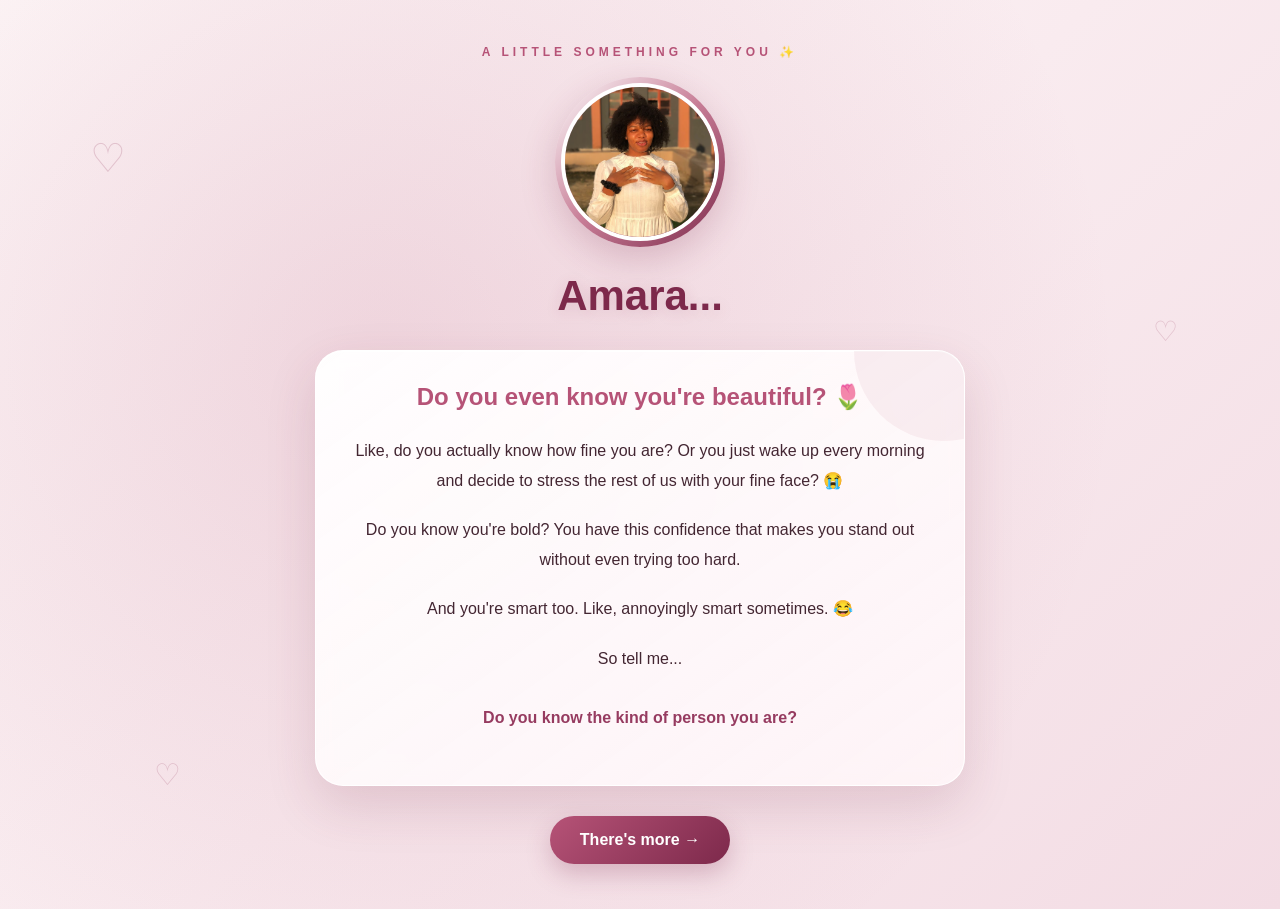
<file: index.html>
<!DOCTYPE html>
<html lang="en">

<head>
    <meta charset="UTF-8">
    <meta name="viewport" content="width=device-width, initial-scale=1.0">
    <title>For Amara ❤️</title>
    <link rel="stylesheet" href="style.css">
</head>

<body>

    <div class="floating-heart heart-one">♡</div>
    <div class="floating-heart heart-two">♡</div>
    <div class="floating-heart heart-three">♡</div>

    <main class="page">

        <p class="little">A LITTLE SOMETHING FOR YOU ✨</p>

        <div class="photo-frame">
            <img src="IMG-20260926-WA0011.jpg">
        </div>

        <h1>Amara...</h1>

        <div class="card">

            <h2>Do you even know you're beautiful? 🌷</h2>

            <p>
                Like, do you actually know how fine you are?
                Or you just wake up every morning and decide
                to stress the rest of us with your fine face? 😭
            </p>

            <p>
                Do you know you're bold?
                You have this confidence that makes you
                stand out without even trying too hard.
            </p>

            <p>
                And you're smart too.
                Like, annoyingly  smart sometimes. 😂
            </p>

            <p>
                So tell me...
                <br><br>
                <strong>Do you know the kind of person you are?</strong>
            </p>

        </div>

        <a href="page2.html" class="button">
            There's more → 
        </a>

    </main>

</body>

</html>
</file>
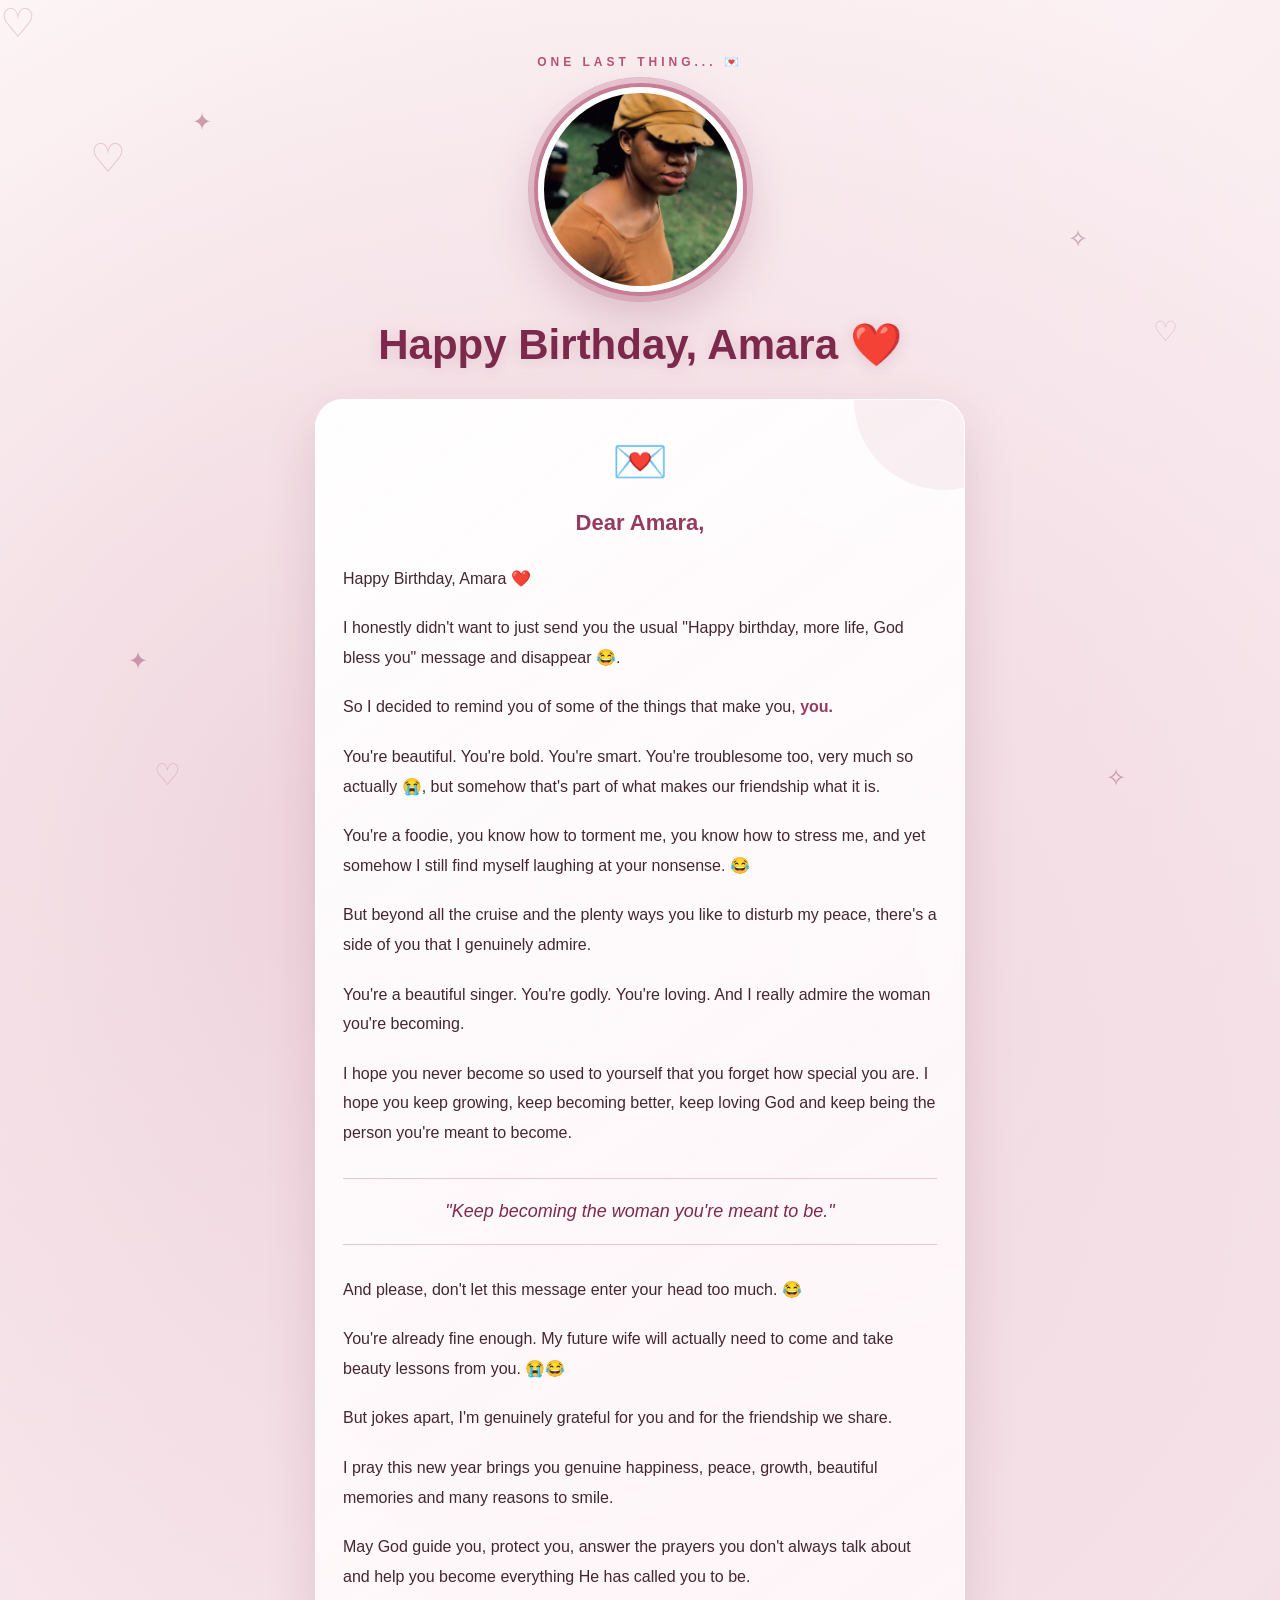
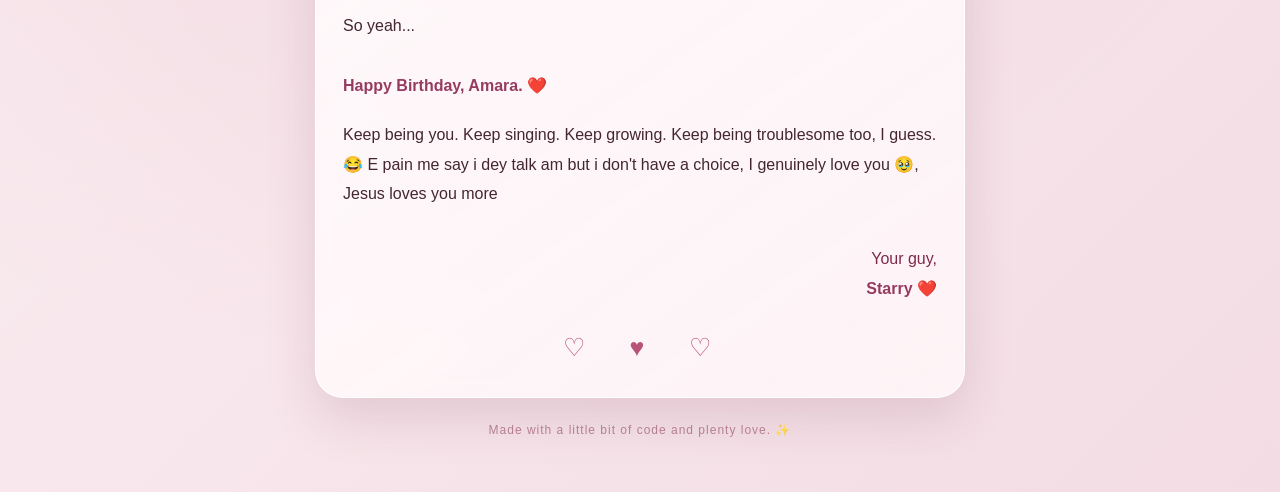
<file: letter.html>
<!DOCTYPE html>
<html lang="en">

<head>
    <meta charset="UTF-8">
    <meta name="viewport" content="width=device-width, initial-scale=1.0">
    <title>A Letter For Amara 💌</title>
    <link rel="stylesheet" href="style.css">
</head>

<body class="letter-body">

    <div class="sparkle sparkle-one">✦</div>
    <div class="sparkle sparkle-two">✧</div>
    <div class="sparkle sparkle-three">✦</div>
    <div class="sparkle sparkle-four">✧</div>

    <div class="floating-heart heart-one">♡</div>
    <div class="floating-heart heart-two">♡</div>
    <div class="floating-heart heart-three">♡</div>
    <div class="floating-heart heart-four">♡</div>

    <main class="page letter-page">

        <p class="little">ONE LAST THING... 💌</p>

        <div class="final-photo">
            <div class="photo-ring"></div>

            <img src="IMG-20260926-WA0005.jpg" alt="Amara">

        </div>

        <h1 class="final-title">
            Happy Birthday, Amara ❤️
        </h1>

        <div class="letter">

            <div class="envelope-icon">
                💌
            </div>

            <p class="letter-greeting">
                Dear Amara,
            </p>

            <p>
                Happy Birthday, Amara ❤️
            </p>

            <p>
                I honestly didn't want to just send you the usual
                "Happy birthday, more life, God bless you" message
                and disappear 😂.
            </p>

            <p>
                So I decided to remind you of some of the things
                that make you, <strong>you.</strong>
            </p>

            <p>
                You're beautiful. You're bold. You're smart.
                You're troublesome too, very much so actually 😭,
                but somehow that's part of what makes our friendship
                what it is.
            </p>

            <p>
                You're a foodie, you know how to torment me,
                you know how to stress me, and yet somehow
                I still find myself laughing at your nonsense. 😂
            </p>

            <p>
                But beyond all the cruise and the plenty ways
                you like to disturb my peace, there's a side of you
                that I genuinely admire.
            </p>

            <p>
                You're a beautiful singer.
                You're godly.
                You're loving.
                And I really admire the woman you're becoming.
            </p>

            <p>
                I hope you never become so used to yourself
                that you forget how special you are.
                I hope you keep growing, keep becoming better,
                keep loving God and keep being the person
                you're meant to become.
            </p>

            <div class="quote">
                "Keep becoming the woman you're meant to be."
            </div>

            <p>
                And please, don't let this message enter your head
                too much. 😂
            </p>

            <p>
                You're already fine enough.
                My future wife will actually need to come and
                take beauty lessons from you. 😭😂
            </p>

            <p>
                But jokes apart, I'm genuinely grateful for you
                and for the friendship we share.
            </p>

            <p>
                I pray this new year brings you genuine happiness,
                peace, growth, beautiful memories and many reasons
                to smile.
            </p>

            <p>
                May God guide you, protect you, answer the prayers
                you don't always talk about and help you become
                everything He has called you to be.
            </p>

            <p>
                So yeah...
                <br><br>
                <strong>Happy Birthday, Amara. ❤️</strong>
            </p>

            <p>
                Keep being you.
                Keep singing.
                Keep growing.
                Keep being troublesome too, I guess. 😂
                E pain me say i dey talk am but i don't have a choice, I genuinely love you 🥹, Jesus loves you more
            </p>

            <p class="signature">
                Your guy,<br>
                <strong>Starry ❤️</strong>
            </p>

            <div class="final-hearts">
                ♡ &nbsp; ♥ &nbsp; ♡
            </div>

        </div>

        <p class="ending">
            Made with a little bit of code and plenty love. ✨
        </p>

    </main>

</body>

</html>
</file>
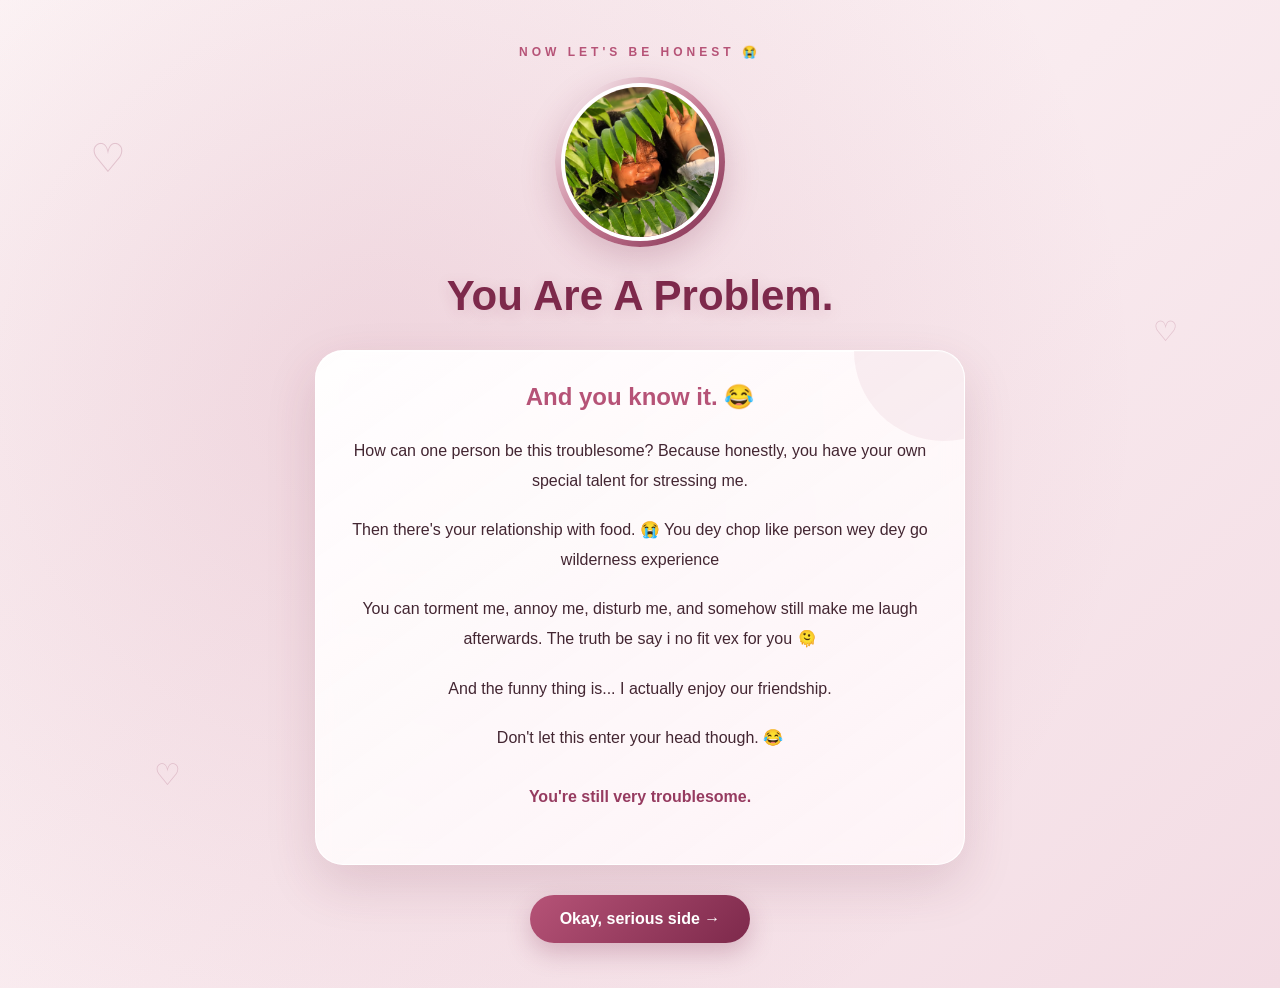
<file: page2.html>
<!DOCTYPE html>
<html lang="en">

<head>
    <meta charset="UTF-8">
    <meta name="viewport" content="width=device-width, initial-scale=1.0">
    <title>Okay, Let's Be Honest 😂</title>
    <link rel="stylesheet" href="style.css">
</head>

<body>

    <div class="floating-heart heart-one">♡</div>
    <div class="floating-heart heart-two">♡</div>
    <div class="floating-heart heart-three">♡</div>

    <main class="page">

        <p class="little">NOW LET'S BE HONEST 😭</p>

        <div class="photo-frame">
            <img src="IMG-20260926-WA0012.jpg" alt="Amara">
        </div>

        <h1>You Are A Problem.</h1>

        <div class="card">

            <h2>And you know it. 😂</h2>

            <p>
                How can one person be this troublesome?
                Because honestly, you have your own special
                talent for stressing me.
            </p>

            <p>
                Then there's your relationship with food. 😭
                You dey chop like person wey dey go wilderness experience 
            </p>

            <p>
                You can torment me, annoy me, disturb me,
                and somehow still make me laugh afterwards.
                The truth be say i no fit vex for you 🫠
            </p>

            <p>
                And the funny thing is...
                I actually enjoy our friendship.
            </p>

            <p>
                Don't let this enter your head though. 😂
                <br><br>
                <strong>You're still very troublesome.</strong>
            </p>

        </div>

        <a href="page3.html" class="button">
            Okay, serious side →
        </a>

    </main>

</body>

</html>
</file>
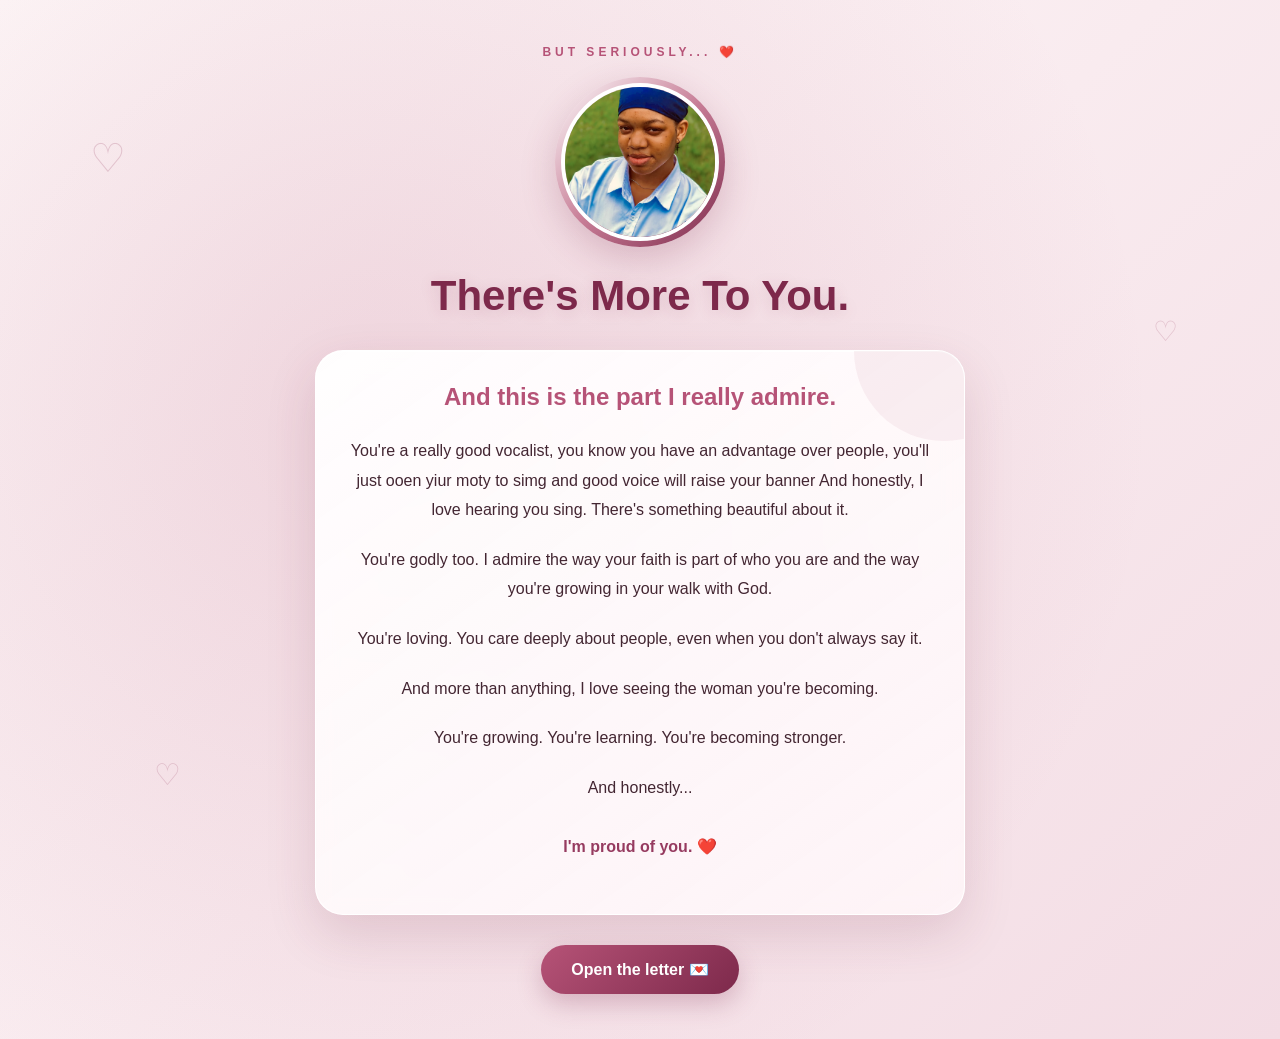
<file: page3.html>
<!DOCTYPE html>
<html lang="en">

<head>
    <meta charset="UTF-8">
    <meta name="viewport" content="width=device-width, initial-scale=1.0">
    <title>The Other Side of You ❤️</title>
    <link rel="stylesheet" href="style.css">
</head>

<body>

    <div class="floating-heart heart-one">♡</div>
    <div class="floating-heart heart-two">♡</div>
    <div class="floating-heart heart-three">♡</div>

    <main class="page">

        <p class="little">BUT SERIOUSLY... ❤️</p>

        <div class="photo-frame">
            <img src="IMG-20260926-WA0007.jpg" alt="Amara">
        </div>

        <h1>There's More To You.</h1>

        <div class="card">

            <h2>And this is the part I really admire.</h2>

            <p>
                You're a really good vocalist, you know you have an advantage over people, you'll just ooen yiur moty to simg and good voice will raise your banner
                And honestly, I love hearing you sing.
                There's something beautiful about it.
            </p>

            <p>
                You're godly too.
                I admire the way your faith is part of who you are
                and the way you're growing in your walk with God.
            </p>

            <p>
                You're loving.
                You care deeply about people,
                even when you don't always say it.
            </p>

            <p>
                And more than anything,
                I love seeing the woman you're becoming.
            </p>

            <p>
                You're growing.
                You're learning.
                You're becoming stronger.
            </p>

            <p>
                And honestly...
                <br><br>
                <strong>I'm proud of you. ❤️</strong>
            </p>

        </div>

        <a href="letter.html" class="button">
            Open the letter 💌
        </a>

    </main>

</body>

</html>
</file>
<file: style.css>
* {
    box-sizing: border-box;
    margin: 0;
    padding: 0;
}

:root {
    --wine: #7d294b;
    --deep-pink: #963b60;
    --rose: #b65377;
    --dusty: #c77d96;
    --mauve: #a76880;
    --blush: #e8c5d1;
    --soft: #fff8fb;
    --cream: #fffdfd;
    --text: #432632;
}


/* =========================
   BODY
========================= */

body {
    min-height: 100vh;

    color: var(--text);

    font-family: Arial, sans-serif;

    overflow-x: hidden;

    background:
        radial-gradient(
            circle at 15% 20%,
            rgba(182, 83, 119, 0.18),
            transparent 28%
        ),

        radial-gradient(
            circle at 85% 80%,
            rgba(125, 41, 75, 0.14),
            transparent 30%
        ),

        linear-gradient(
            135deg,
            #fffafa,
            #f3dce4,
            #ead0d9
        );

    background-size: 200% 200%;

    animation: backgroundMove 14s ease-in-out infinite alternate;
}


@keyframes backgroundMove {

    0% {
        background-position: 0% 0%;
    }

    50% {
        background-position: 100% 50%;
    }

    100% {
        background-position: 0% 100%;
    }
}


/* =========================
   PAGE
========================= */

.page {

    width: 90%;

    max-width: 650px;

    min-height: 100vh;

    margin: auto;

    display: flex;

    flex-direction: column;

    justify-content: center;

    align-items: center;

    text-align: center;

    padding: 45px 0;

    animation: pageEnter 1.2s ease;
}


@keyframes pageEnter {

    from {
        opacity: 0;
        transform: translateY(35px);
    }

    to {
        opacity: 1;
        transform: translateY(0);
    }
}


/* =========================
   SMALL HEADING
========================= */

.little {

    color: var(--rose);

    font-size: 12px;

    letter-spacing: 4px;

    font-weight: bold;

    margin-bottom: 18px;

    animation: fadeDown 1s ease;
}


@keyframes fadeDown {

    from {
        opacity: 0;
        transform: translateY(-15px);
    }

    to {
        opacity: 1;
        transform: translateY(0);
    }
}


/* =========================
   PHOTO
========================= */

.photo-frame {

    width: 170px;

    height: 170px;

    padding: 6px;

    border-radius: 50%;

    background:
        linear-gradient(
            135deg,
            #fff,
            var(--dusty),
            var(--wine)
        );

    box-shadow:
        0 12px 35px rgba(125, 41, 75, 0.22);

    margin-bottom: 25px;

    animation:
        photoAppear 1.2s ease,
        gentleFloat 5s ease-in-out 1.2s infinite;
}


.photo-frame img {

    width: 100%;

    height: 100%;

    object-fit: cover;

    border-radius: 50%;

    display: block;

    border: 4px solid white;
}


@keyframes photoAppear {

    from {
        opacity: 0;
        transform: scale(0.65);
    }

    to {
        opacity: 1;
        transform: scale(1);
    }
}


@keyframes gentleFloat {

    0%, 100% {
        transform: translateY(0);
    }

    50% {
        transform: translateY(-8px);
    }
}


/* =========================
   HEADINGS
========================= */

h1 {

    color: var(--wine);

    font-size: 42px;

    margin-bottom: 30px;

    text-shadow:
        0 3px 15px rgba(125, 41, 75, 0.15);

    animation: titleAppear 1.2s ease;
}


@keyframes titleAppear {

    from {
        opacity: 0;
        transform: scale(0.85);
    }

    to {
        opacity: 1;
        transform: scale(1);
    }
}


/* =========================
   CARD
========================= */

.card,
.letter {

    width: 100%;

    position: relative;

    overflow: hidden;

    background:
        linear-gradient(
            145deg,
            rgba(255,255,255,0.96),
            rgba(255,245,248,0.88)
        );

    border: 1px solid rgba(255,255,255,0.95);

    border-radius: 28px;

    padding: 32px 25px;

    box-shadow:
        0 20px 50px rgba(111, 38, 65, 0.15),

        inset 0 1px 0
        rgba(255,255,255,0.9);

    backdrop-filter: blur(10px);

    animation: cardEnter 1.3s ease;
}


@keyframes cardEnter {

    from {
        opacity: 0;
        transform: translateY(45px) scale(0.96);
    }

    to {
        opacity: 1;
        transform: translateY(0) scale(1);
    }
}


/* CARD GLOW */

.card::before,
.letter::before {

    content: "";

    position: absolute;

    width: 180px;

    height: 180px;

    border-radius: 50%;

    background:
        rgba(199, 125, 150, 0.10);

    top: -90px;

    right: -70px;

    animation: glowFloat 6s ease-in-out infinite;
}


@keyframes glowFloat {

    0%, 100% {
        transform: translate(0, 0);
    }

    50% {
        transform: translate(-20px, 25px);
    }
}


/* =========================
   TEXT
========================= */

.card h2 {

    color: var(--rose);

    margin-bottom: 25px;

    position: relative;

    z-index: 2;
}


.card p,
.letter p {

    line-height: 1.85;

    margin-bottom: 20px;

    position: relative;

    z-index: 2;
}


.card strong,
.letter strong {

    color: var(--deep-pink);
}


/* =========================
   BUTTON
========================= */

.button {

    margin-top: 30px;

    padding: 15px 30px;

    background:
        linear-gradient(
            135deg,
            var(--rose),
            var(--wine)
        );

    color: white;

    text-decoration: none;

    border-radius: 35px;

    font-weight: bold;

    box-shadow:
        0 10px 25px
        rgba(125, 41, 75, 0.25);

    transition:
        transform 0.3s ease,
        box-shadow 0.3s ease;

    animation: buttonPulse 2.8s ease-in-out infinite;

    position: relative;

    z-index: 5;
}


.button:hover {

    transform:
        translateY(-4px)
        scale(1.03);

    box-shadow:
        0 15px 35px
        rgba(125, 41, 75, 0.35);
}


@keyframes buttonPulse {

    0%, 100% {
        box-shadow:
            0 10px 25px
            rgba(125, 41, 75, 0.25);
    }

    50% {
        box-shadow:
            0 10px 38px
            rgba(182, 83, 119, 0.45);
    }
}


/* =========================
   FLOATING HEARTS
========================= */

.floating-heart {

    position: fixed;

    color: rgba(150, 59, 96, 0.22);

    font-size: 40px;

    pointer-events: none;

    z-index: 0;

    animation: heartFloat 6s ease-in-out infinite;
}


.heart-one {

    left: 7%;

    top: 15%;

    animation-delay: 0s;
}


.heart-two {

    right: 8%;

    top: 35%;

    font-size: 28px;

    animation-delay: 1.5s;
}


.heart-three {

    left: 12%;

    bottom: 12%;

    font-size: 30px;

    animation-delay: 3s;
}


@keyframes heartFloat {

    0%, 100% {

        transform:
            translateY(0)
            rotate(-8deg);

        opacity: 0.35;
    }

    50% {

        transform:
            translateY(-25px)
            rotate(8deg);

        opacity: 0.7;
    }
}


/* =========================
   LETTER PAGE
========================= */

.letter-page {

    padding-top: 55px;

    padding-bottom: 55px;
}


/* BIGGER FINAL PHOTO */

.final-photo {

    width: 205px;

    height: 205px;

    border-radius: 50%;

    position: relative;

    margin-bottom: 28px;

    animation:
        finalPhotoEnter 1.5s ease,
        finalFloat 5s ease-in-out 1.5s infinite;
}


.final-photo img {

    width: 100%;

    height: 100%;

    object-fit: cover;

    border-radius: 50%;

    border: 6px solid white;

    box-shadow:
        0 0 0 4px var(--dusty),

        0 0 0 9px rgba(182, 83, 119, 0.25),

        0 20px 50px
        rgba(125, 41, 75, 0.25);
}


@keyframes finalPhotoEnter {

    from {

        opacity: 0;

        transform:
            scale(0.5)
            rotate(-12deg);
    }

    to {

        opacity: 1;

        transform:
            scale(1)
            rotate(0);
    }
}


@keyframes finalFloat {

    0%, 100% {

        transform:
            translateY(0);
    }

    50% {

        transform:
            translateY(-9px);
    }
}


/* PHOTO RING */

.photo-ring {

    position: absolute;

    width: 225px;

    height: 225px;

    border-radius: 50%;

    border:
        1px solid
        rgba(150, 59, 96, 0.25);

    top: -10px;

    left: -10px;

    animation:
        ringRotate 12s linear infinite;
}


@keyframes ringRotate {

    from {
        transform: rotate(0deg);
    }

    to {
        transform: rotate(360deg);
    }
}


/* FINAL TITLE */

.final-title {

    animation:
        finalTitle 1.8s ease;
}


@keyframes finalTitle {

    from {

        opacity: 0;

        transform:
            translateY(20px)
            scale(0.9);
    }

    to {

        opacity: 1;

        transform:
            translateY(0)
            scale(1);
    }
}


/* =========================
   LETTER
========================= */

.letter {

    text-align: left;

    padding: 35px 27px;

    animation:
        cardEnter 1.5s ease,
        letterFloat 6s ease-in-out 1.5s infinite;
}


@keyframes letterFloat {

    0%, 100% {
        transform: translateY(0);
    }

    50% {
        transform: translateY(-5px);
    }
}


/* ENVELOPE */

.envelope-icon {

    text-align: center;

    font-size: 45px;

    margin-bottom: 15px;

    animation:
        envelopeBounce 2.5s ease-in-out infinite;
}


@keyframes envelopeBounce {

    0%, 100% {
        transform: translateY(0) rotate(0);
    }

    50% {
        transform: translateY(-7px) rotate(3deg);
    }
}


/* GREETING */

.letter-greeting {

    font-size: 22px;

    color: var(--deep-pink);

    font-weight: bold;

    text-align: center;
}


/* QUOTE */

.quote {

    margin: 30px 0;

    padding: 22px;

    text-align: center;

    color: var(--wine);

    font-style: italic;

    font-size: 18px;

    border-top: 1px solid var(--blush);

    border-bottom: 1px solid var(--blush);

    animation: quoteGlow 4s ease-in-out infinite;
}


@keyframes quoteGlow {

    0%, 100% {
        background: rgba(255,255,255,0);
    }

    50% {
        background: rgba(232,197,209,0.22);
    }
}


/* SIGNATURE */

.signature {

    text-align: right;

    margin-top: 35px;

    color: var(--wine);
}


/* FINAL HEARTS */

.final-hearts {

    text-align: center;

    color: var(--rose);

    font-size: 25px;

    margin-top: 30px;

    letter-spacing: 6px;

    animation:
        heartsGlow 2s ease-in-out infinite;
}


@keyframes heartsGlow {

    0%, 100% {
        opacity: 0.55;

        transform: scale(1);
    }

    50% {
        opacity: 1;

        transform: scale(1.08);
    }
}


/* FINAL MESSAGE */

.ending {

    margin-top: 25px;

    color: var(--mauve);

    font-size: 12px;

    letter-spacing: 1px;

    opacity: 0.8;

    animation:
        endingFade 3s ease;
}


@keyframes endingFade {

    from {
        opacity: 0;
    }

    to {
        opacity: 0.8;
    }
}


/* =========================
   PAGE 4 SPARKLES
========================= */

.sparkle {

    position: fixed;

    color: rgba(150, 59, 96, 0.45);

    font-size: 24px;

    pointer-events: none;

    z-index: 0;

    animation:
        sparkleMove 4s ease-in-out infinite;
}


.sparkle-one {

    top: 12%;

    left: 15%;
}


.sparkle-two {

    top: 25%;

    right: 15%;

    animation-delay: 1s;
}


.sparkle-three {

    bottom: 25%;

    left: 10%;

    animation-delay: 2s;
}


.sparkle-four {

    bottom: 12%;

    right: 12%;

    animation-delay: 3s;
}


@keyframes sparkleMove {

    0%, 100% {

        opacity: 0.2;

        transform:
            scale(0.7)
            rotate(0deg);
    }

    50% {

        opacity: 1;

        transform:
            scale(1.3)
            rotate(180deg);
    }
}


/* =========================
   MOBILE
========================= */

@media (max-width: 500px) {

    .page {

        width: 88%;

        padding: 35px 0;
    }


    h1 {

        font-size: 34px;

    }


    .photo-frame {

        width: 155px;

        height: 155px;

    }


    .card,
    .letter {

        padding: 27px 20px;

        border-radius: 24px;

    }


    .card p,
    .letter p {

        font-size: 15px;

        line-height: 1.8;

    }


    .button {

        padding: 14px 25px;

    }


    .final-photo {

        width: 180px;

        height: 180px;

    }


    .photo-ring {

        width: 200px;

        height: 200px;

    }

}


/* =========================
   VERY SMALL PHONES
========================= */

@media (max-width: 360px) {

    h1 {

        font-size: 29px;

    }


    .card,
    .letter {

        padding: 23px 17px;

    }


    .photo-frame {

        width: 140px;

        height: 140px;

    }

}
</file>
